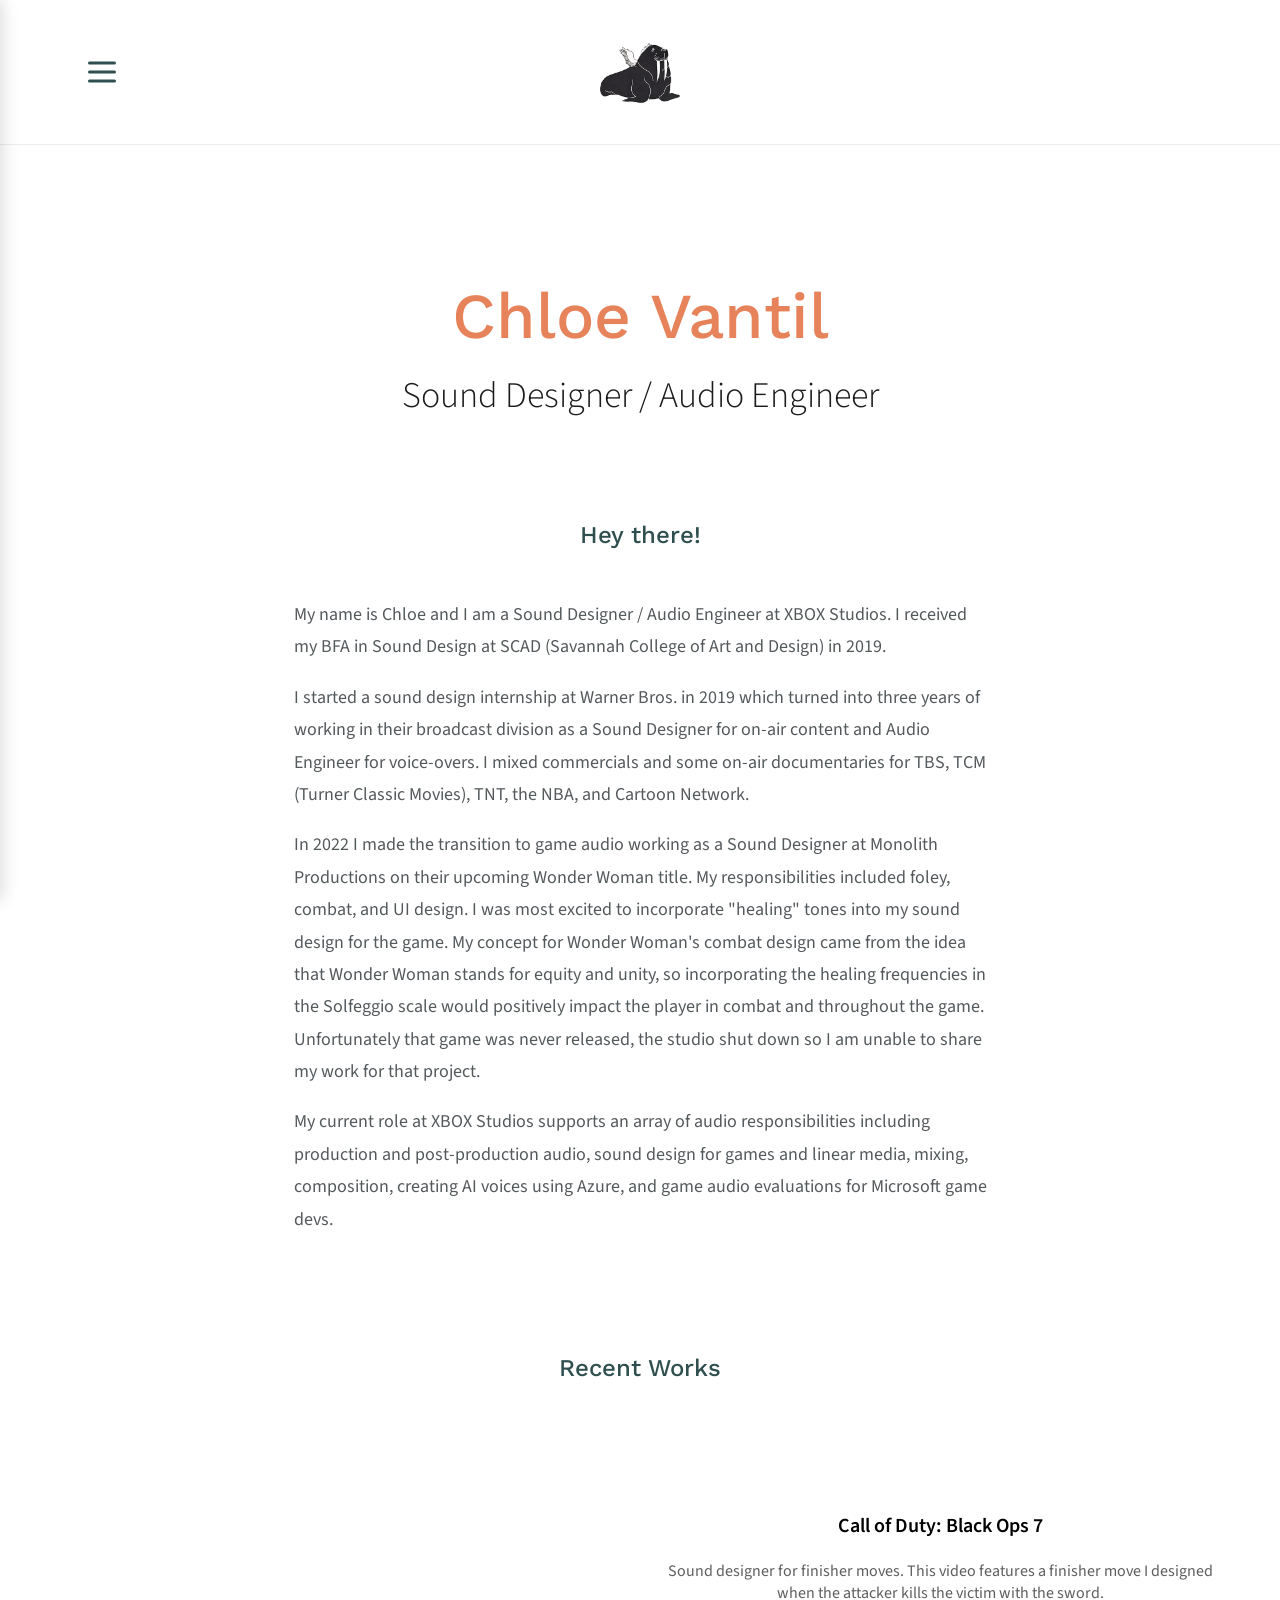
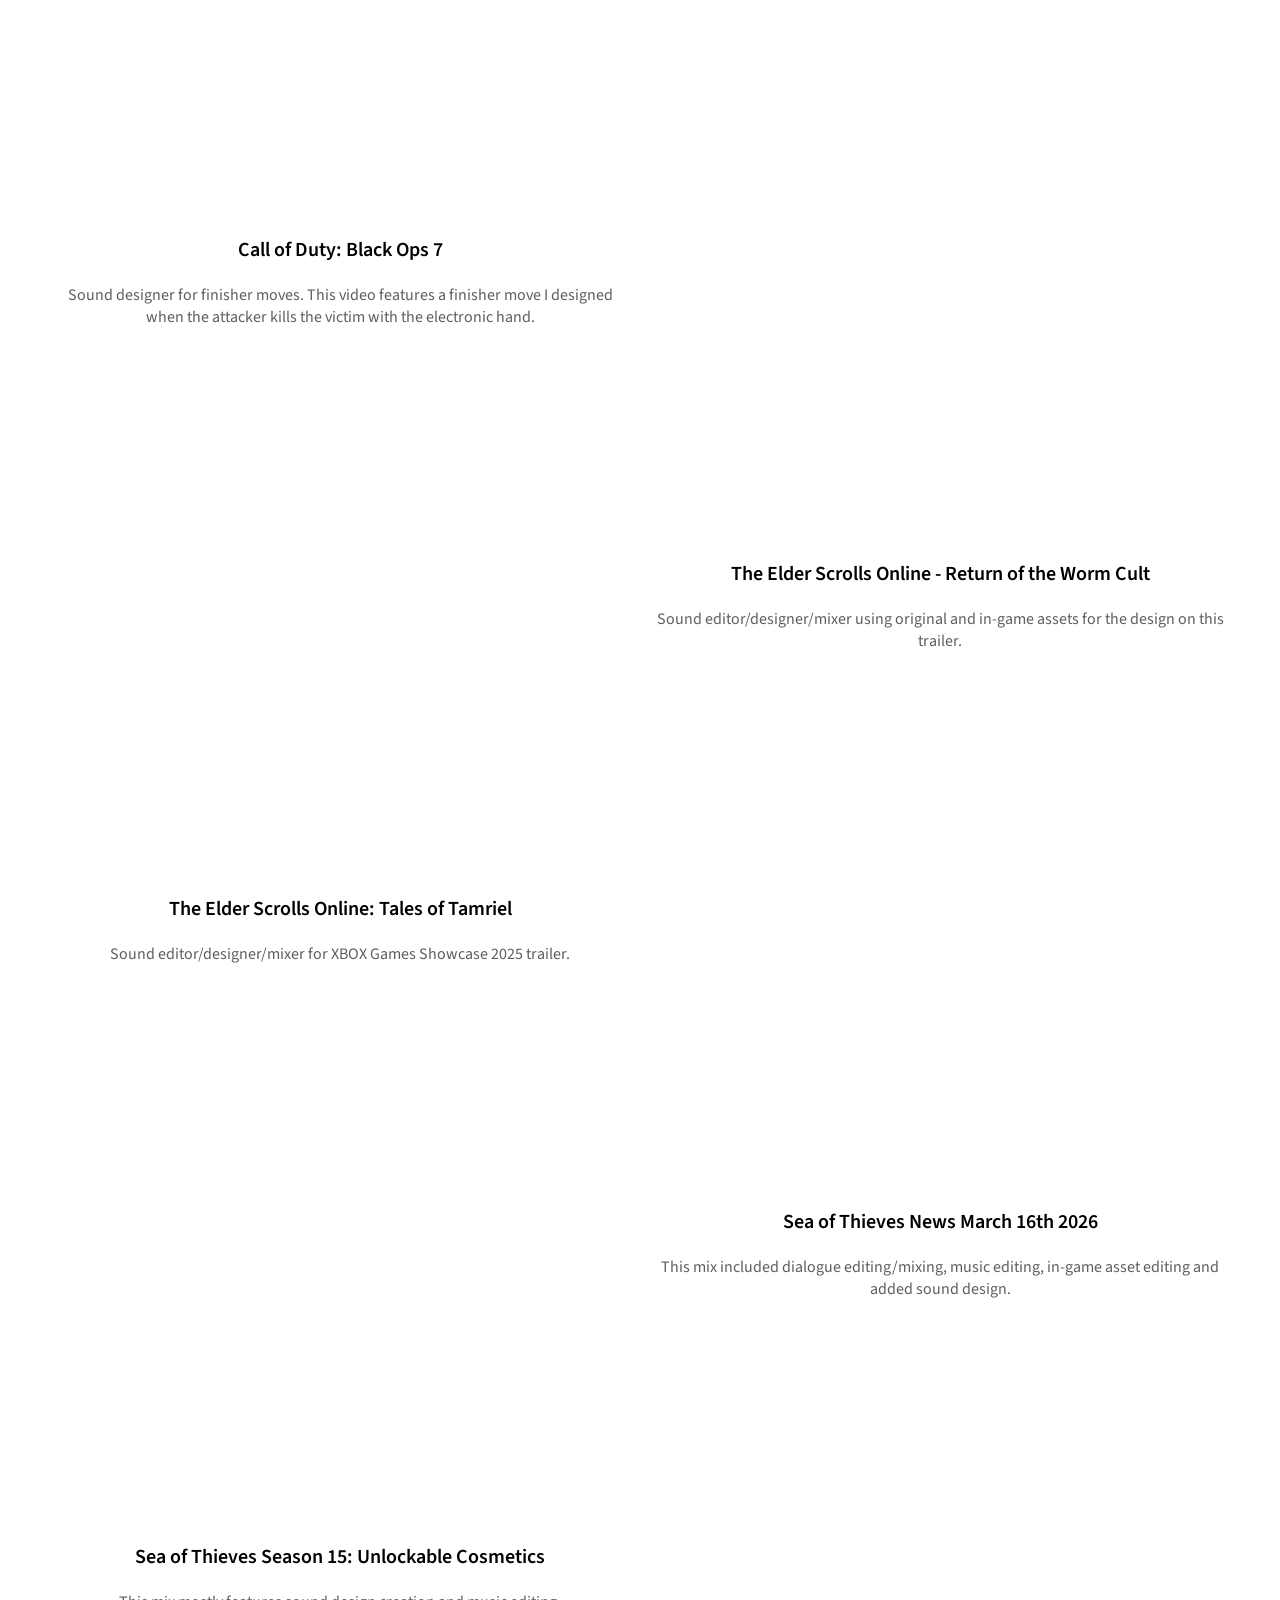
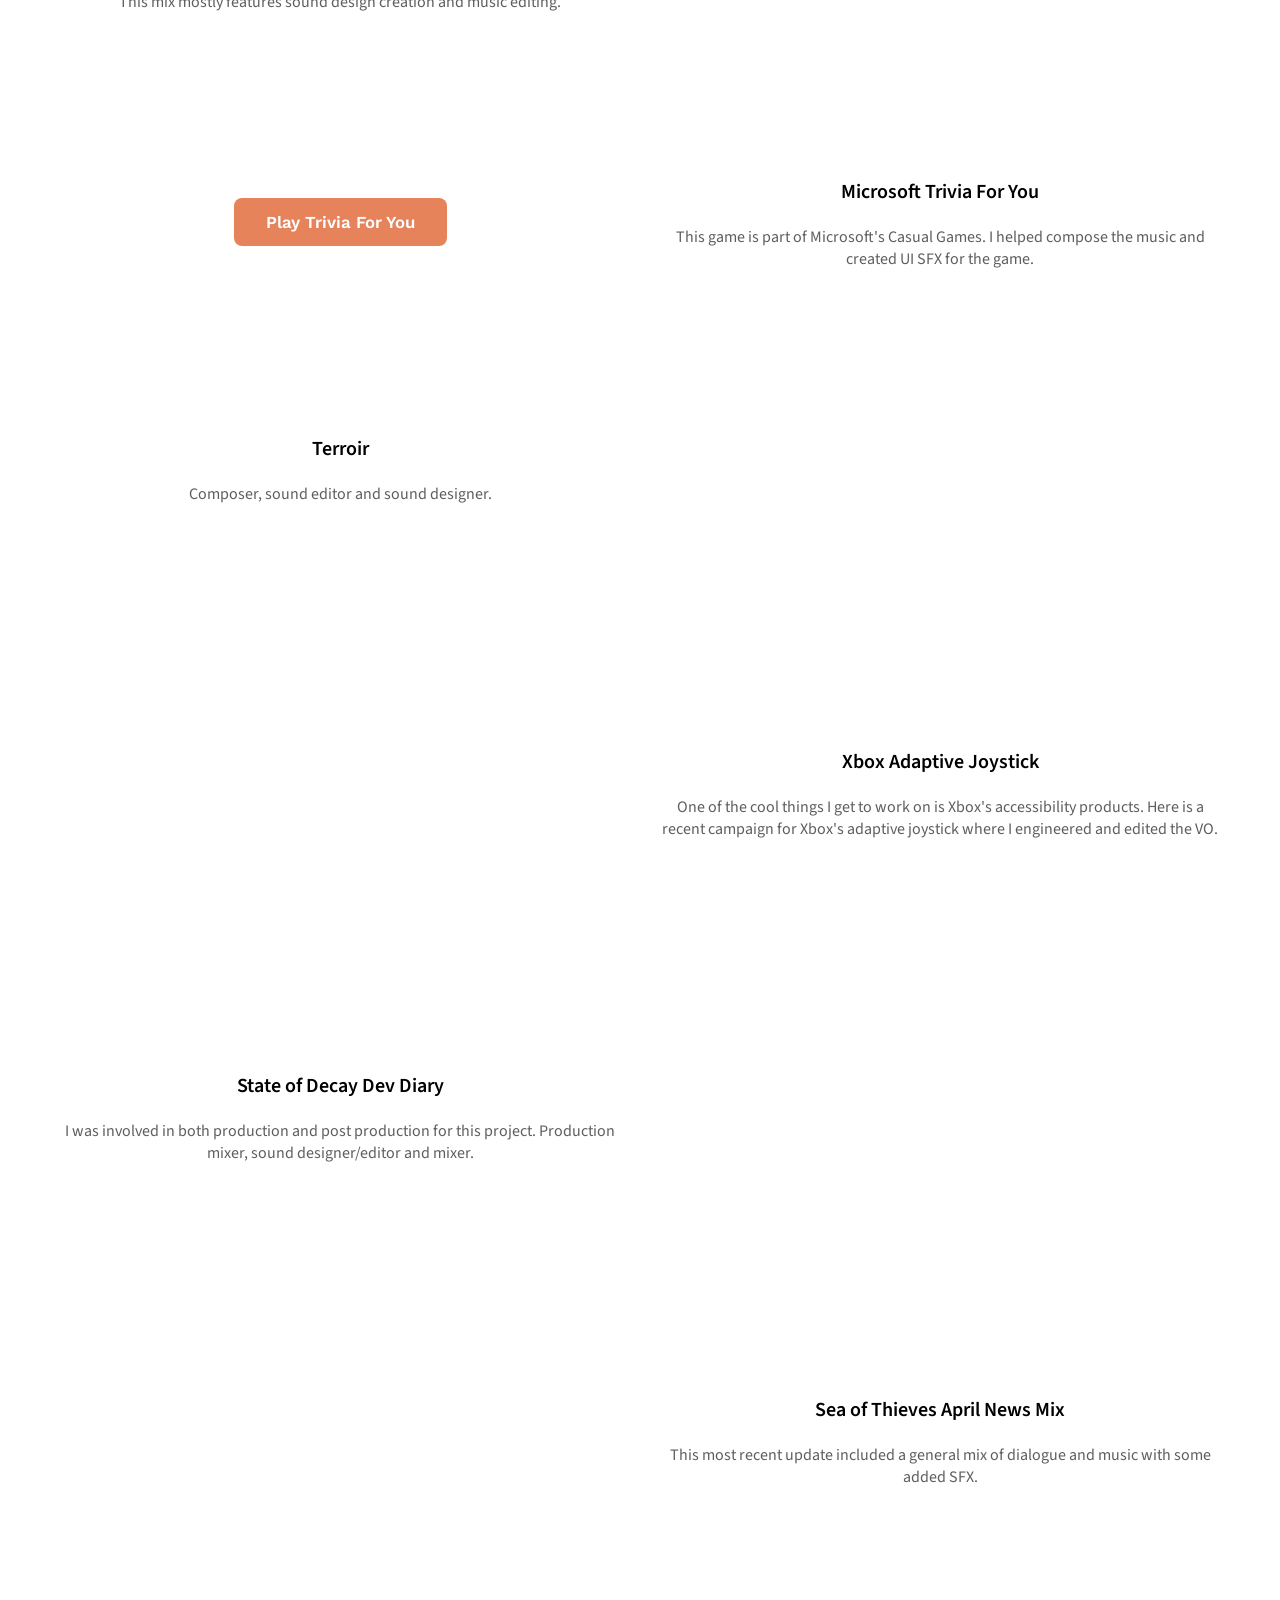
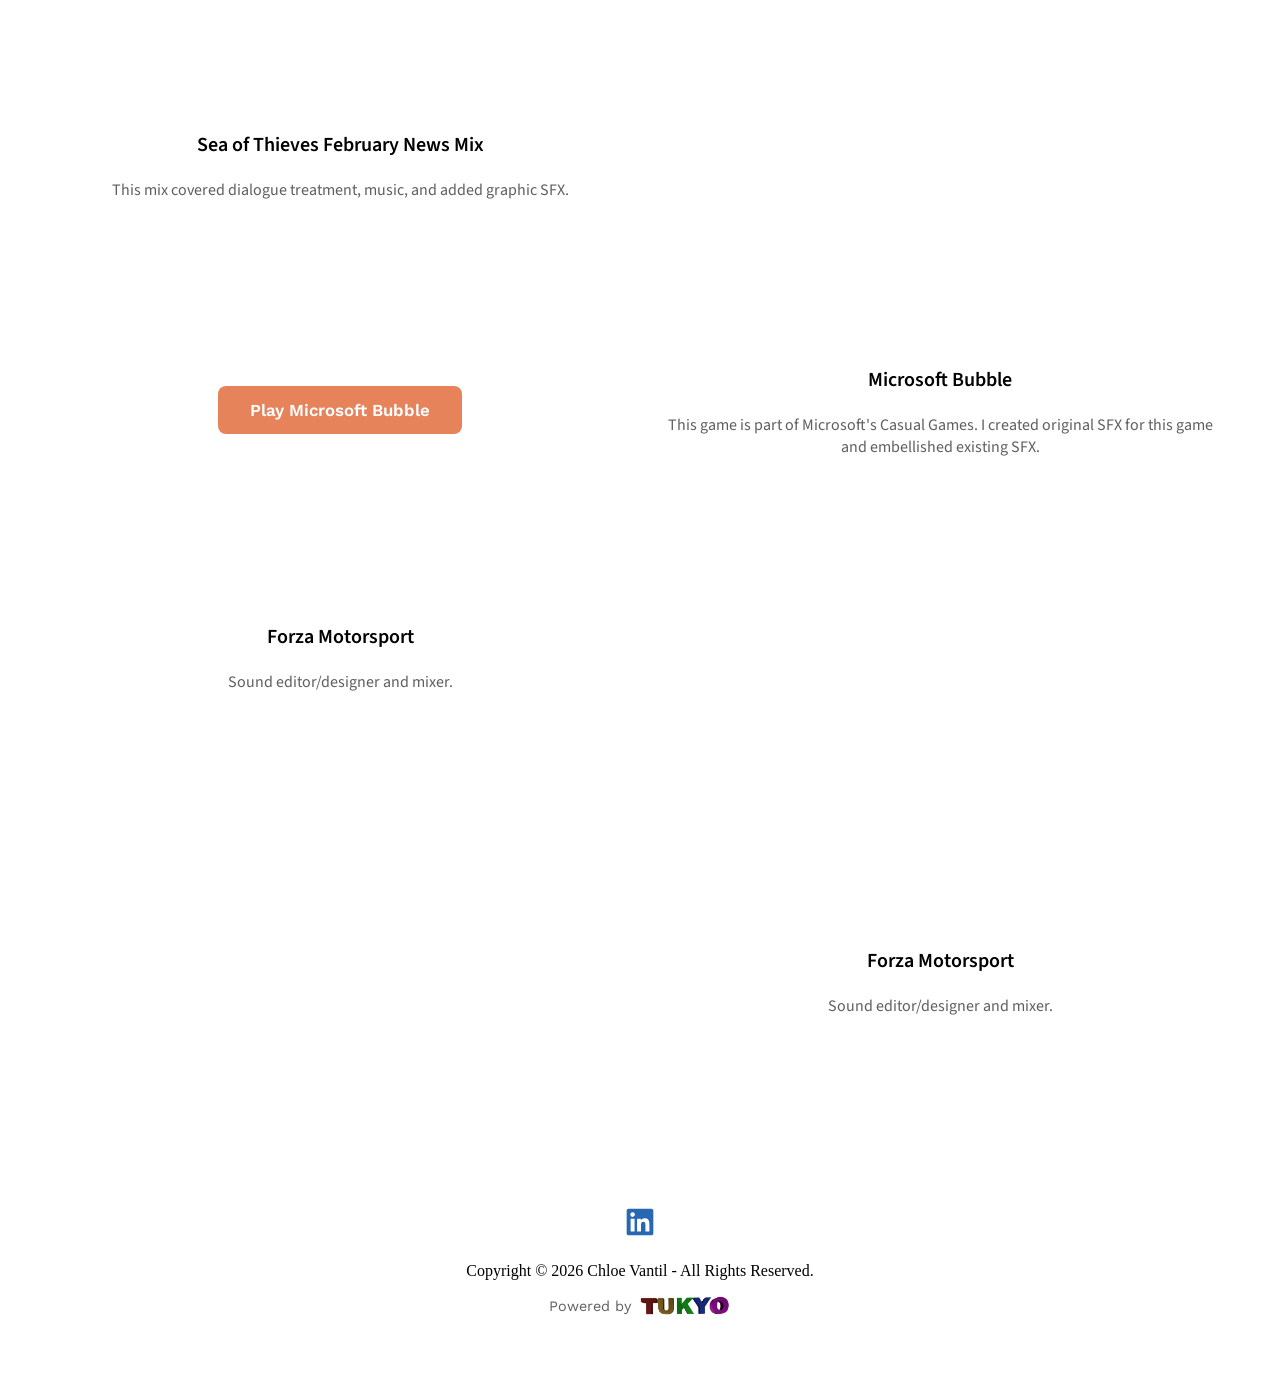
<file: index.html>
<!DOCTYPE html>
<html lang="en">

<head>
    <meta charset="UTF-8">
    <meta name="viewport" content="width=device-width, initial-scale=1.0">
    <meta name="description" content="Chloe Vantil — Sound Designer and Audio Engineer specializing in game audio, sound design, mixing, and composition.">
    <meta property="og:type" content="website">
    <meta property="og:site_name" content="Chloe Vantil">
    <meta property="og:title" content="Chloe Vantil — Sound Designer / Audio Engineer">
    <meta property="og:description" content="Sound Designer and Audio Engineer specializing in game audio, sound design, mixing, and composition.">
    <meta property="og:image" content="https://chloevantil.com/assets/img/Logo.png">
    <meta property="og:url" content="https://chloevantil.com/">
    <meta name="twitter:card" content="summary_large_image">
    <title>Chloe Vantil</title>
    <link rel="icon" type="image/png" sizes="32x32" href="assets/img/favicon-32x32.png">
    <link rel="icon" type="image/png" sizes="16x16" href="assets/img/favicon-16x16.png">
    <link rel="preconnect" href="https://fonts.googleapis.com">
    <link rel="preconnect" href="https://fonts.gstatic.com" crossorigin>
    <link
        href="https://fonts.googleapis.com/css2?family=Source+Sans+3:wght@200;300;400;500;600;700&family=Work+Sans:wght@100;200;300;400;500;600;700&display=swap"
        rel="stylesheet">
    <link rel="stylesheet" href="style.css">
</head>

<!-- I feel like your current demo reel should be on the homepage below the "Hey there!" section? -->

<body>
    <site-header></site-header>
    <site-sidebar></site-sidebar>

    <main>
        <section>
            <div id="hero_container" class="container">
                <div id="hero_content" class="center work_sans">
                    <h1>Chloe Vantil</h1>
                </div>
                <div id="subhero_content" class="center">
                    <p id="tagline">Sound Designer / Audio Engineer</p>
                </div>
            </div>
        </section>
        <section>
            <div id="intro_container" class="container">
                <div id="intro_title" class="center work_sans">
                    <h2>Hey there!</h2>
                </div>
                <div id="intro_content">
                    <p>
                        My name is Chloe and I am a Sound Designer / Audio Engineer at XBOX Studios. I received my BFA
                        in Sound Design at SCAD (Savannah College of Art and Design) in 2019.
                    </p>
                    <p>
                        I started a sound design internship at Warner Bros. in 2019 which turned into three years of
                        working in their broadcast division as a Sound Designer for on-air content and Audio Engineer
                        for voice-overs. I mixed commercials and some on-air documentaries for TBS, TCM (Turner Classic
                        Movies), TNT, the NBA, and Cartoon Network.
                    </p>
                    <p>
                        In 2022 I made the transition to game audio working as a Sound Designer at Monolith Productions
                        on their upcoming Wonder Woman title. My responsibilities included foley, combat, and UI design.
                        I was most excited to incorporate "healing" tones into my sound design for the game. My concept
                        for Wonder Woman's combat design came from the idea that Wonder Woman stands for equity and
                        unity, so incorporating the healing frequencies in the Solfeggio scale would positively impact
                        the player in combat and throughout the game. Unfortunately that game was never released, the
                        studio shut down so I am unable to share my work for that project.
                    </p>
                    <p>
                        My current role at XBOX Studios supports an array of audio responsibilities including production
                        and post-production audio, sound design for games and linear media, mixing, composition,
                        creating AI voices using Azure, and game audio evaluations for Microsoft game devs.
                    </p>
                </div>
            </div>
        </section>
        <section>
            <!-- Ask Chloe if she wants to group these by game/project. -->
            <div id="recent_works_container" class="container">
                <div id="recent_works_title" class="center">
                    <h2>Recent Works</h2>
                </div>
                <ul id="recent_works_content" class="works">
                    <!-- Template. Copy below to add new entry. -->
                    <!-- <li class="work">
                        <div class="work_video">
                            <div class="embed" data-yt="" data-title=""></div>
                        </div>
                        <div class="work_text">
                            <h3></h3>
                            <p></p>
                        </div>
                    </li> -->
                    <li class="work">
                        <div class="work_video">
                            <div class="embed" data-yt="2XwvD5wwngM" data-title="Call of Duty: Black Ops 7"></div>
                        </div>
                        <div class="work_text">
                            <h3>Call of Duty: Black Ops 7</h3>
                            <p>Sound designer for finisher moves. This video features a finisher move I designed when
                                the attacker kills the victim with the sword.</p>
                        </div>
                    </li>
                    <li class="work">
                        <div class="work_video">
                            <div class="embed" data-yt="HASVgp_AeBc" data-title="Call of Duty: Black Ops 7"></div>
                        </div>
                        <div class="work_text">
                            <h3>Call of Duty: Black Ops 7</h3>
                            <p>Sound designer for finisher moves. This video features a finisher move I designed when
                                the attacker kills the victim with the electronic hand.</p>
                        </div>
                    </li>
                    <li class="work">
                        <div class="work_video">
                            <div class="embed" data-yt="OOfYaCdkGTE"
                                data-title="The Elder Scrolls Online - Return of the Worm Cult"></div>
                        </div>
                        <div class="work_text">
                            <h3>The Elder Scrolls Online - Return of the Worm Cult</h3>
                            <p>Sound editor/designer/mixer using original and in-game assets for the design on this
                                trailer.</p>
                        </div>
                    </li>
                    <li class="work">
                        <div class="work_video">
                            <div class="embed" data-yt="Ys-81gG-wmA"
                                data-title="The Elder Scrolls Online: Tales of Tamriel"></div>
                        </div>
                        <div class="work_text">
                            <h3>The Elder Scrolls Online: Tales of Tamriel</h3>
                            <p>Sound editor/designer/mixer for XBOX Games Showcase 2025 trailer.</p>
                        </div>
                    </li>
                    <li class="work">
                        <div class="work_video">
                            <div class="embed" data-yt="VPcjqnPnuSM" data-title="Sea of Thieves News March 16th 2026">
                            </div>
                        </div>
                        <div class="work_text">
                            <h3>Sea of Thieves News March 16th 2026</h3>
                            <p>This mix included dialogue editing/mixing, music editing, in-game asset editing and added
                                sound design.</p>
                        </div>
                    </li>
                    <li class="work">
                        <div class="work_video">
                            <div class="embed" data-yt="AARE4dMNXzU"
                                data-title="Sea of Thieves Season 15: Unlockable Cosmetics">
                            </div>
                        </div>
                        <div class="work_text">
                            <h3>Sea of Thieves Season 15: Unlockable Cosmetics</h3>
                            <p>This mix mostly features sound design creation and music editing.</p>
                        </div>
                    </li>
                    <li class="work">
                        <div class="work_button">
                            <a class="work_button" href="https://zone.msn.com/en/games/trivia-for-you#/home"
                                target="_blank" rel="noopener">Play Trivia For You</a>
                        </div>
                        <div class="work_text">
                            <h3>Microsoft Trivia For You</h3>
                            <p>This game is part of Microsoft's Casual Games. I helped compose the music and created UI
                                SFX for the game.</p>
                        </div>
                    </li>
                    <li class="work">
                        <div class="work_video">
                            <div class="embed" data-yt="TwlZUCui-I4" data-title="Terroir"></div>
                        </div>
                        <div class="work_text">
                            <h3>Terroir</h3>
                            <p>Composer, sound editor and sound designer.</p>
                        </div>
                    </li>
                    <!-- Ask Chloe if it is okay to just direct to the youtube video instead
                        of the original adaptive joystick page.

                        Original design was a button, with link: https://www.xbox.com/en-US/accessories/controllers/xbox-adaptive-joystick
                        Original Description: One of the cool things I get to work on is Xbox's accessibility products. Here is a
                                recent campaign for Xbox's adaptive joystick where I engineered and edited the VO. To
                                view, click below - once directed to the Xbox website, scroll down to view video
                                'Getting Started with the Xbox Adaptive Joystick. I know that's a lot of direction, can
                                only do so much with GoDaddy.com!!

                        New version just has link to that video on Youtube, unsure if she did audio for the other videos on that page.
                     -->
                    <li class="work">
                        <div class="work_video">
                            <div class="embed" data-yt="tPtVsZ-ix9s" data-title="Xbox Adaptive Joystick"></div>
                        </div>
                        <div class="work_text">
                            <h3>Xbox Adaptive Joystick</h3>
                            <p>One of the cool things I get to work on is Xbox's accessibility products. Here is a
                                recent campaign for Xbox's adaptive joystick where I engineered and edited the VO.</p>
                        </div>
                    </li>
                    <li class="work">
                        <div class="work_video">
                            <div class="embed" data-yt="20f1BlwpURM" data-title="State of Decay Dev Diary"></div>
                        </div>
                        <div class="work_text">
                            <h3>State of Decay Dev Diary</h3>
                            <p>I was involved in both production and post production for this project. Production mixer,
                                sound designer/editor and mixer.</p>
                        </div>
                    </li>
                    <li class="work">
                        <div class="work_video">
                            <div class="embed" data-yt="mcqKBmiVm10" data-title="Sea of Thieves April News Mix"></div>
                        </div>
                        <div class="work_text">
                            <h3>Sea of Thieves April News Mix</h3>
                            <p>This most recent update included a general mix of dialogue and music with some
                                added SFX.
                            </p>
                        </div>
                    </li>
                    <li class="work">
                        <div class="work_video">
                            <div class="embed" data-yt="C0tXNYUwwQI" data-title="Sea of Thieves February News Mix">
                            </div>
                        </div>
                        <div class="work_text">
                            <h3>Sea of Thieves February News Mix</h3>
                            <p>This mix covered dialogue treatment, music, and added graphic SFX.</p>
                        </div>
                    </li>
                    <li class="work">
                        <div class="work_button">
                            <a class="work_button" href="https://testing.arkadium.com/gameexamples/msft-bubble-shooter/"
                                target="_blank" rel="noopener">Play Microsoft Bubble</a>
                        </div>
                        <div class="work_text">
                            <h3>Microsoft Bubble</h3>
                            <p>This game is part of Microsoft's Casual Games. I created original SFX for this game and
                                embellished existing SFX.</p>
                        </div>
                    </li>
                    <li class="work">
                        <div class="work_video">
                            <div class="embed" data-yt="dH2KCWpKiU0" data-title="Forza Motorsport"></div>
                        </div>
                        <div class="work_text">
                            <h3>Forza Motorsport</h3>
                            <p>Sound editor/designer and mixer.</p>
                        </div>
                    </li>
                    <li class="work">
                        <div class="work_video">
                            <div class="embed" data-yt="KZNPBdPlJKU" data-title="Forza Motorsport"></div>
                        </div>
                        <div class="work_text">
                            <h3>Forza Motorsport</h3>
                            <p>Sound editor/designer and mixer.</p>
                        </div>
                    </li>
                </ul>
            </div>
        </section>
        <site-footer></site-footer>
    </main>

    <script src="scripts/header.js" defer></script>
    <script src="scripts/footer.js" defer></script>
    <script src="scripts/sidebar.js" defer></script>
    <script src="scripts/embed.js" defer></script>
</body>

</html>
</file>
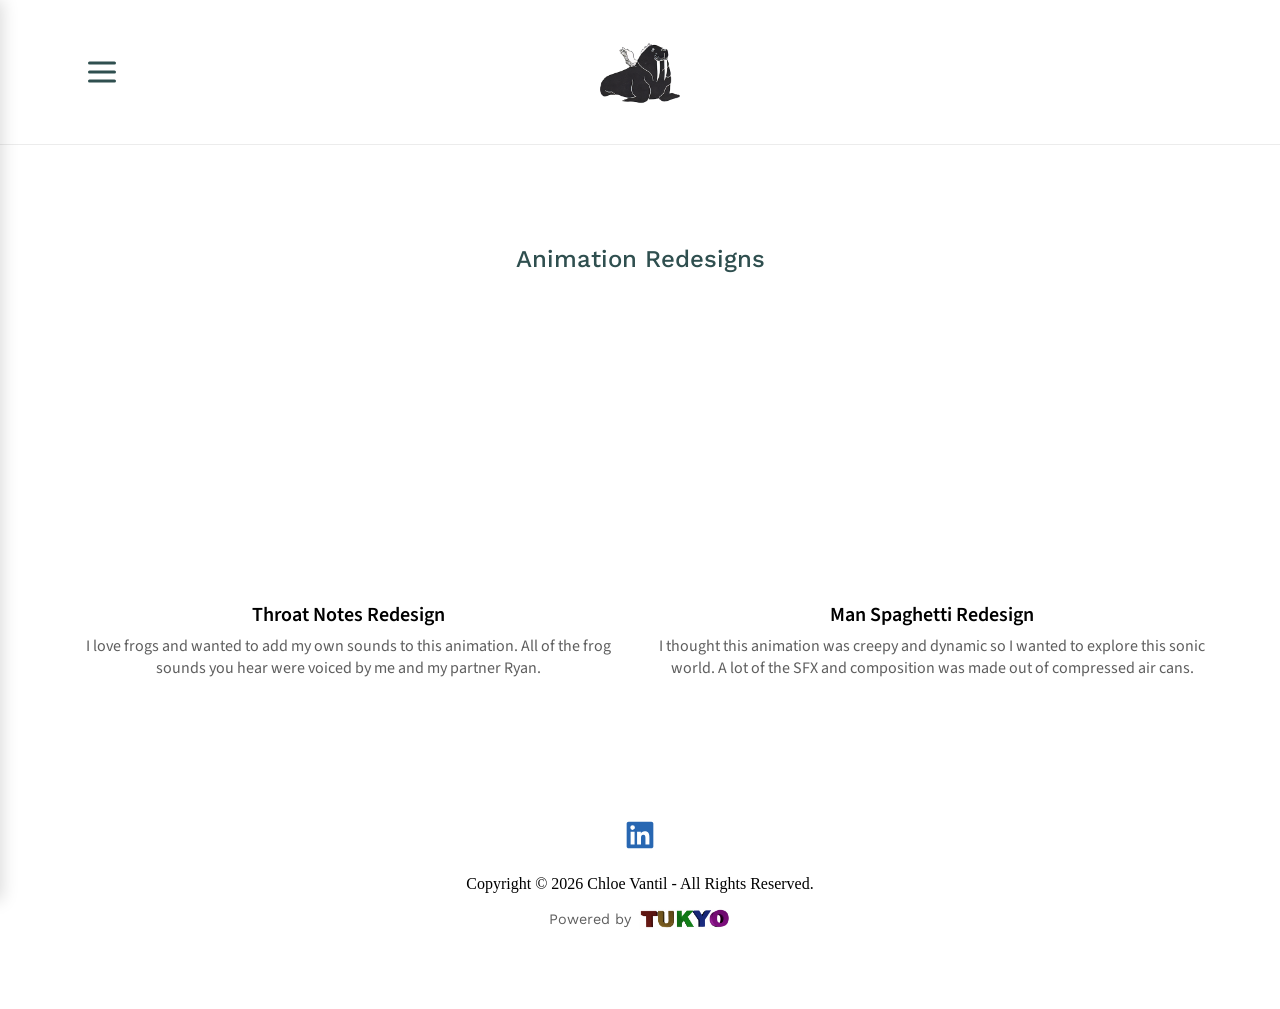
<file: animation-redesigns.html>
<!DOCTYPE html>
<html lang="en">

<head>
    <meta charset="UTF-8">
    <meta name="viewport" content="width=device-width, initial-scale=1.0">
    <meta name="description" content="Animation sound redesigns by Chloe Vantil.">
    <meta property="og:type" content="website">
    <meta property="og:site_name" content="Chloe Vantil">
    <meta property="og:title" content="Animation Redesigns — Chloe Vantil">
    <meta property="og:description" content="Animation sound redesigns by Chloe Vantil.">
    <meta property="og:image" content="https://chloevantil.com/assets/img/Logo.png">
    <meta property="og:url" content="https://chloevantil.com/animation-redesigns.html">
    <meta name="twitter:card" content="summary_large_image">
    <title>Chloe Vantil | Animation Sound ReDesigns</title>
    <link rel="icon" type="image/png" sizes="32x32" href="assets/img/favicon-32x32.png">
    <link rel="icon" type="image/png" sizes="16x16" href="assets/img/favicon-16x16.png">
    <link rel="preconnect" href="https://fonts.googleapis.com">
    <link rel="preconnect" href="https://fonts.gstatic.com" crossorigin>
    <link
        href="https://fonts.googleapis.com/css2?family=Source+Sans+3:wght@200;300;400;500;600;700&family=Work+Sans:wght@100;200;300;400;500;600;700&display=swap"
        rel="stylesheet">
    <link rel="stylesheet" href="style.css">
</head>

<body>
    <site-header></site-header>
    <site-sidebar></site-sidebar>

    <main>
        <section>
            <div id="animation_redesigns_container" class="container">
                <h2 class="center">Animation Redesigns</h2>
                <div class="container row">
                    <div class="reel_column">
                        <div class="fullsize_video">
                            <div class="embed" data-yt="XpOukVVMxCc" data-title="Throat Notes Redesign"></div>
                        </div>
                        <div class="fullsize_text">
                            <h3>Throat Notes Redesign</h3>
                            <p>I love frogs and wanted to add my own sounds to this animation. All of the frog sounds
                                you
                                hear were voiced by me and my partner Ryan.</p>
                        </div>
                    </div>
                    <div class="reel_column">
                        <div class="fullsize_video">
                            <div class="embed" data-yt="J2rZ7AoiaU4" data-title="Man Spaghetti Redesign"></div>
                        </div>
                        <div class="fullsize_text">
                            <h3>Man Spaghetti Redesign</h3>
                            <p>I thought this animation was creepy and dynamic so I wanted to explore this sonic world.
                                A
                                lot of the SFX and composition was made out of compressed air cans.</p>
                        </div>
                    </div>
                </div>
            </div>
        </section>
        <site-footer></site-footer>
    </main>

    <script src="scripts/header.js" defer></script>
    <script src="scripts/footer.js" defer></script>
    <script src="scripts/sidebar.js" defer></script>
    <script src="scripts/embed.js" defer></script>
</body>

</html>
</file>
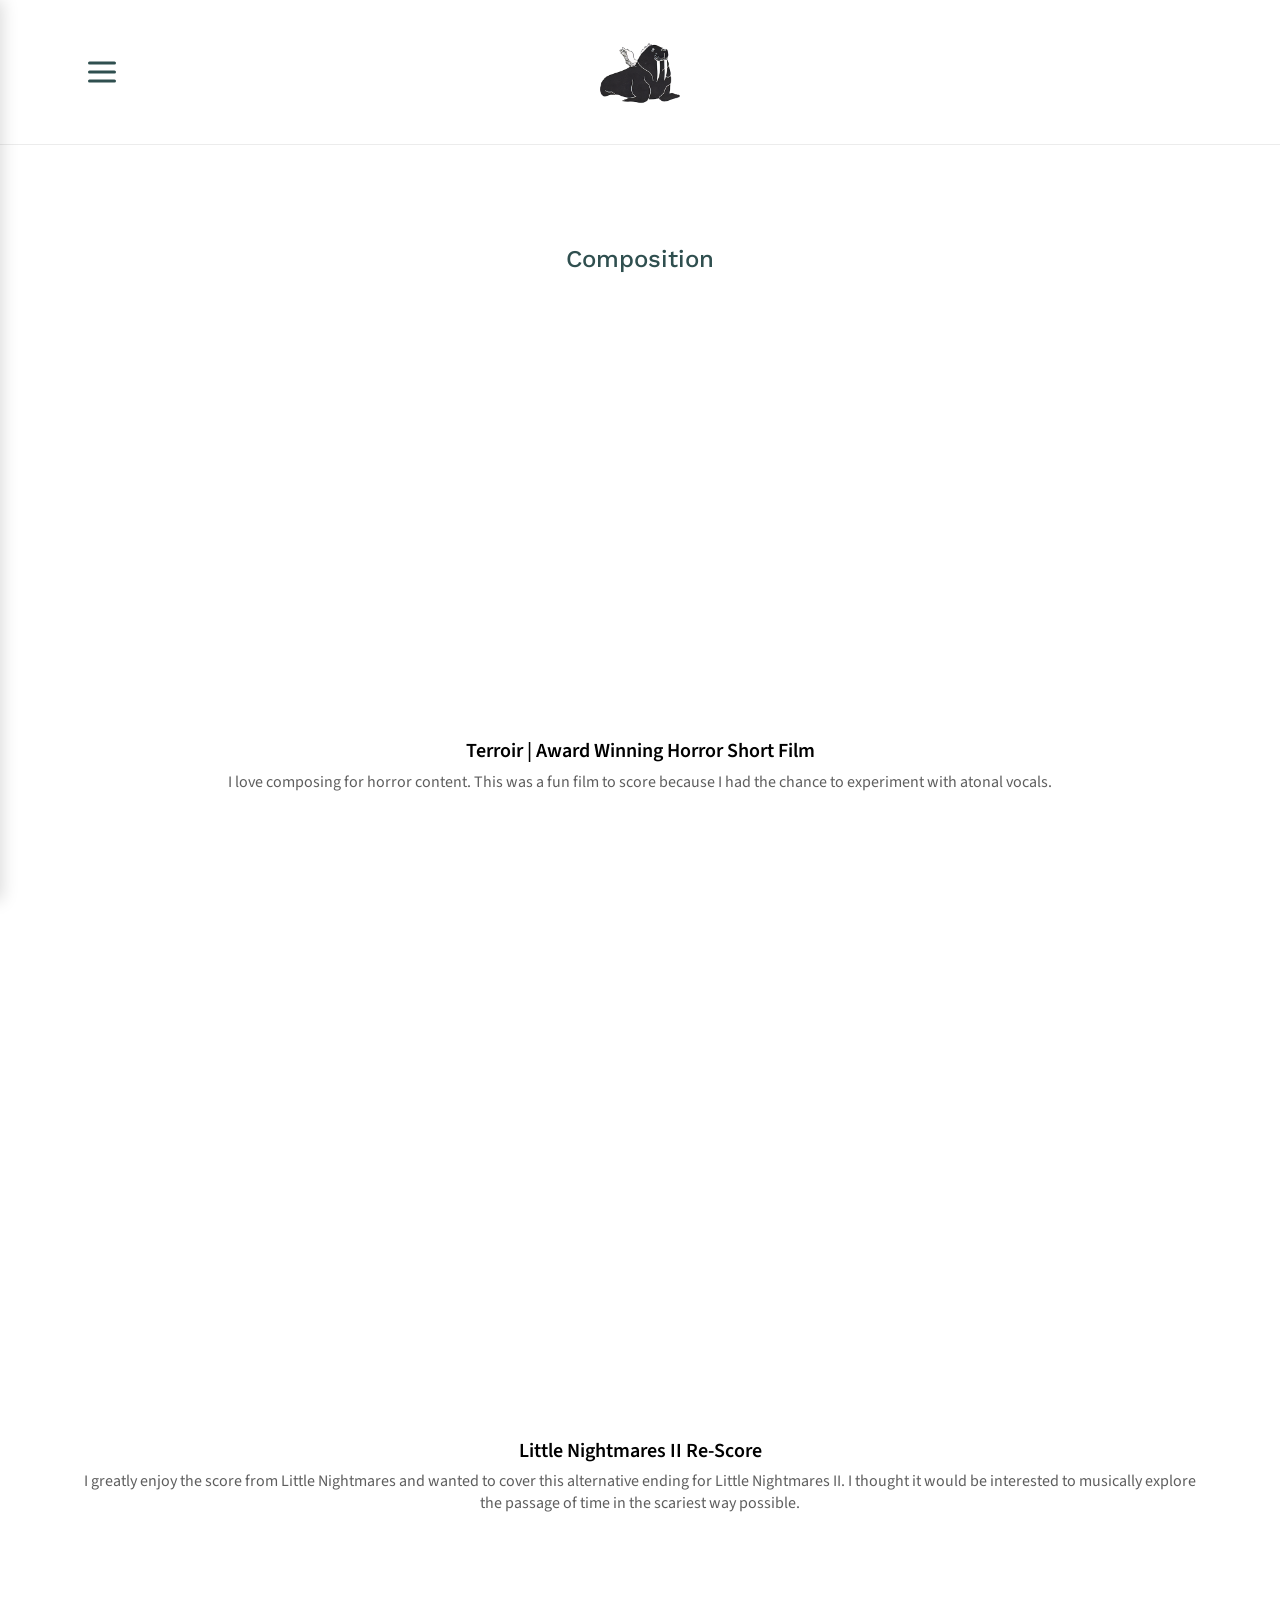
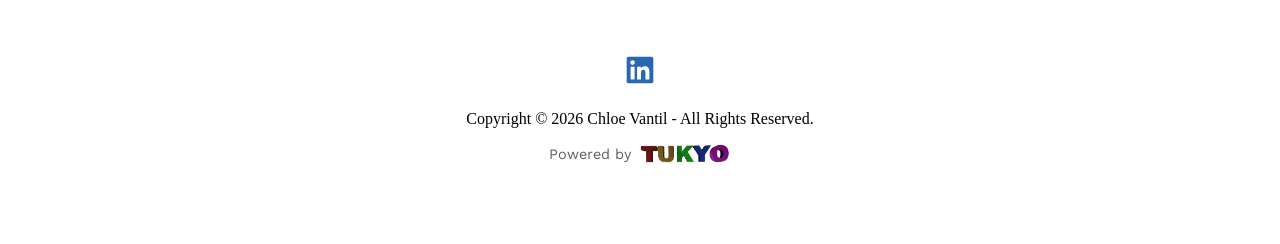
<file: composition.html>
<!DOCTYPE html>
<html lang="en">

<head>
    <meta charset="UTF-8">
    <meta name="viewport" content="width=device-width, initial-scale=1.0">
    <meta name="description" content="Horror film scoring and composition by Chloe Vantil.">
    <meta property="og:type" content="website">
    <meta property="og:site_name" content="Chloe Vantil">
    <meta property="og:title" content="Composition — Chloe Vantil">
    <meta property="og:description" content="Horror film scoring and composition by Chloe Vantil.">
    <meta property="og:image" content="https://chloevantil.com/assets/img/Logo.png">
    <meta property="og:url" content="https://chloevantil.com/composition.html">
    <meta name="twitter:card" content="summary_large_image">
    <title>Chloe Vantil | Horror Film Composition</title>
    <link rel="icon" type="image/png" sizes="32x32" href="assets/img/favicon-32x32.png">
    <link rel="icon" type="image/png" sizes="16x16" href="assets/img/favicon-16x16.png">
    <link rel="preconnect" href="https://fonts.googleapis.com">
    <link rel="preconnect" href="https://fonts.gstatic.com" crossorigin>
    <link
        href="https://fonts.googleapis.com/css2?family=Source+Sans+3:wght@200;300;400;500;600;700&family=Work+Sans:wght@100;200;300;400;500;600;700&display=swap"
        rel="stylesheet">
    <link rel="stylesheet" href="style.css">
</head>

<body>
    <site-header></site-header>
    <site-sidebar></site-sidebar>

    <main>
        <section>
            <div id="composition_container" class="container">
                <h2 class="center">Composition</h2>
                <div class="container center">
                    <div class="fullsize_video">
                        <div class="embed" data-yt="TwlZUCui-I4" data-title="Terroir"></div>
                    </div>
                    <div class="fullsize_text">
                        <h3>Terroir | Award Winning Horror Short Film</h3>
                        <p>I love composing for horror content. This was a fun film to score because I had the chance to
                            experiment with atonal vocals.
                        </p>
                    </div>
                </div>
                <div class="container center">
                    <div class="fullsize_video">
                        <div class="embed" data-yt="yRlevk7lPEw" data-title="Little Nightmares II Re-Score">
                        </div>
                    </div>
                    <div class="fullsize_text">
                        <h3>Little Nightmares II Re-Score</h3>
                        <p>I greatly enjoy the score from Little Nightmares and wanted to cover this alternative ending
                            for Little Nightmares II. I thought it would be interested to musically explore the passage
                            of time in the scariest way possible.
                        </p>
                    </div>
                </div>
            </div>
        </section>
        <site-footer></site-footer>
    </main>

    <script src="scripts/header.js" defer></script>
    <script src="scripts/footer.js" defer></script>
    <script src="scripts/sidebar.js" defer></script>
    <script src="scripts/embed.js" defer></script>
</body>

</html>
</file>
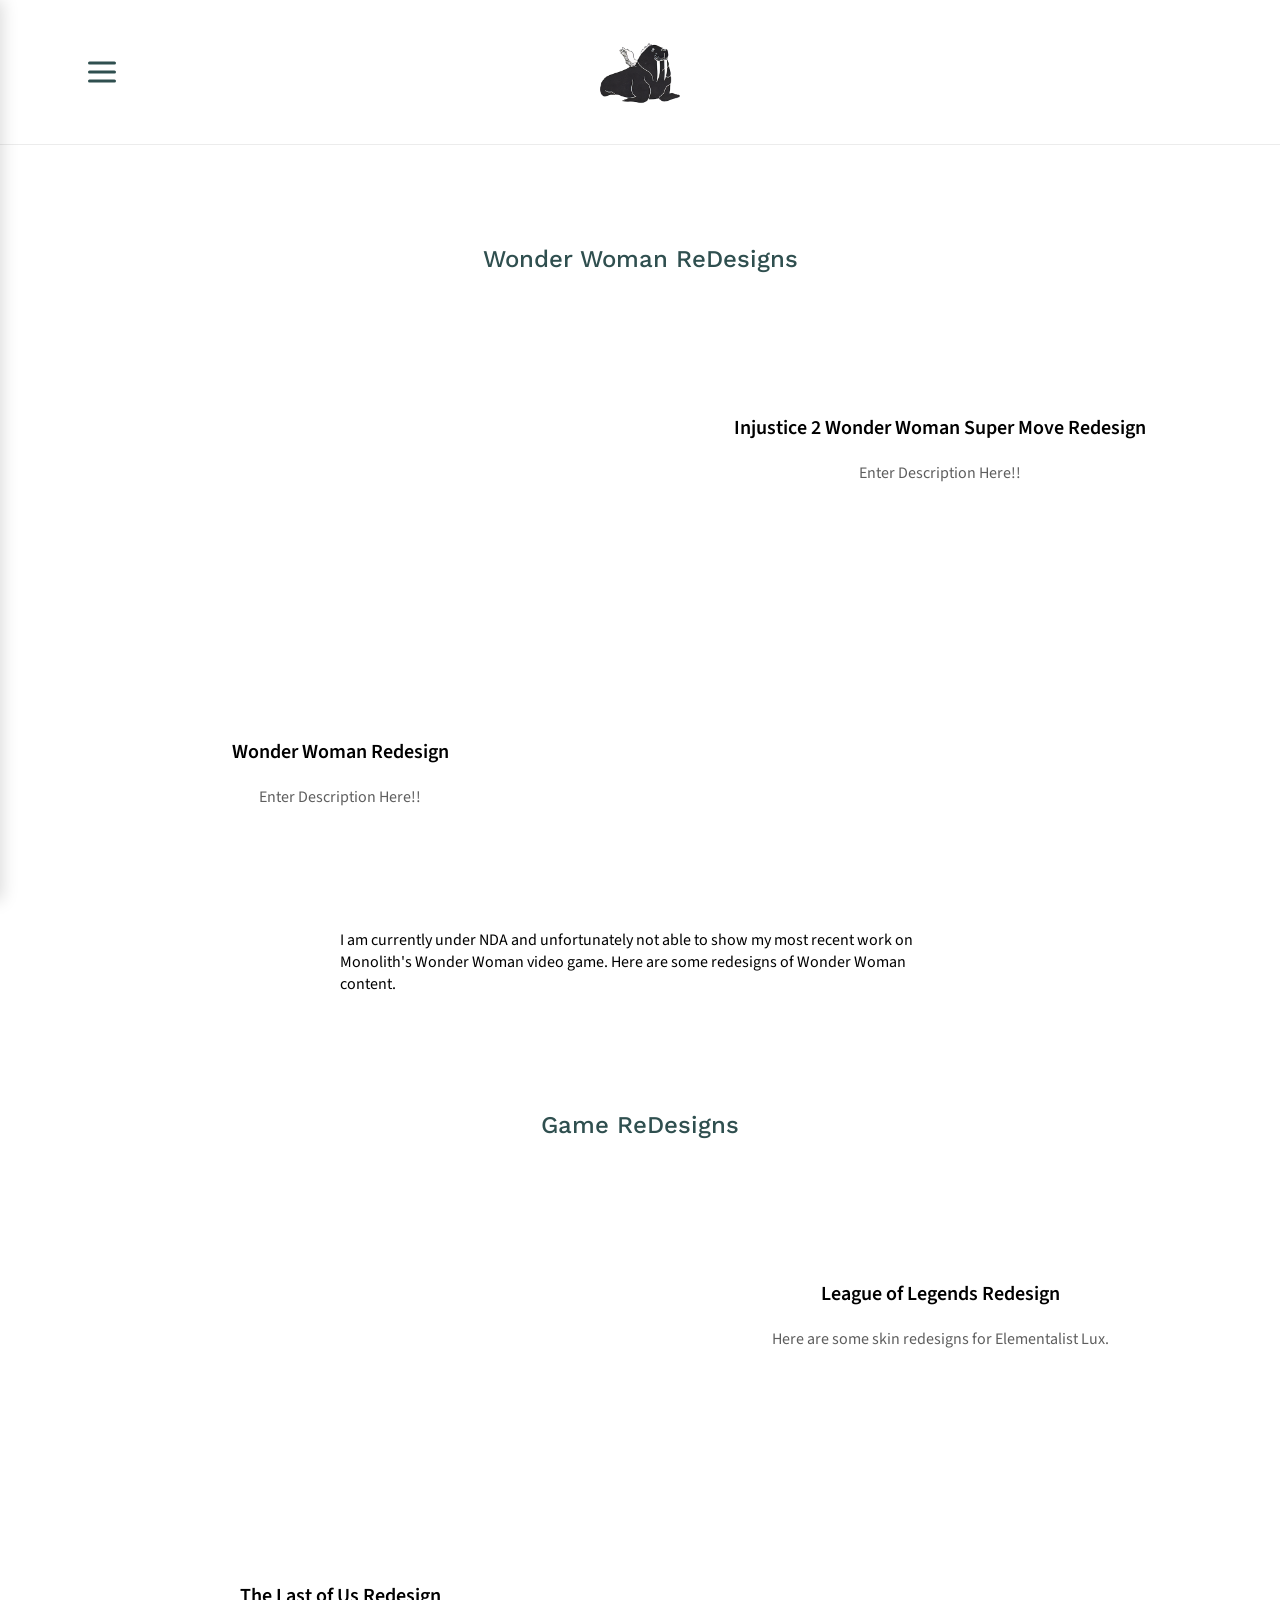
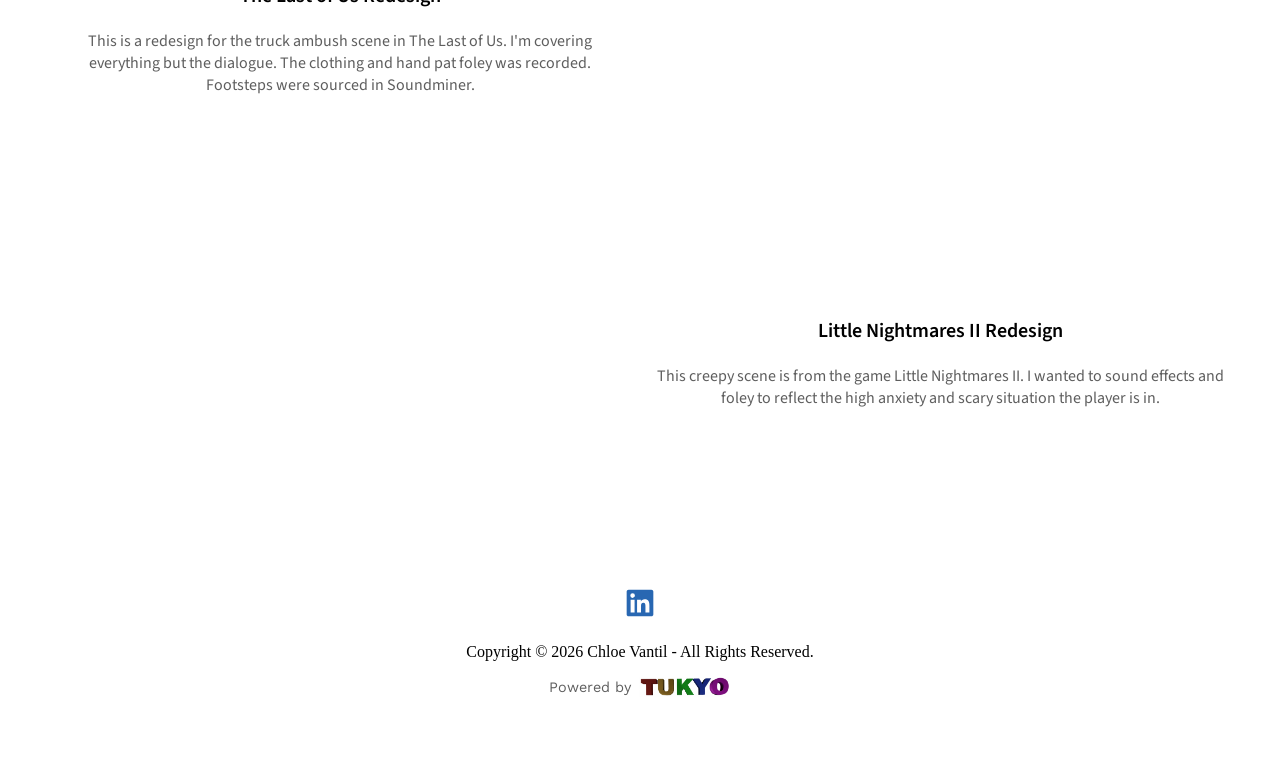
<file: game-audio.html>
<!DOCTYPE html>
<html lang="en">

<head>
    <meta charset="UTF-8">
    <meta name="viewport" content="width=device-width, initial-scale=1.0">
    <meta name="description" content="Game audio and sound redesigns by Chloe Vantil.">
    <meta property="og:type" content="website">
    <meta property="og:site_name" content="Chloe Vantil">
    <meta property="og:title" content="Game Audio — Chloe Vantil">
    <meta property="og:description" content="Game audio and sound redesigns by Chloe Vantil.">
    <meta property="og:image" content="https://chloevantil.com/assets/img/Logo.png">
    <meta property="og:url" content="https://chloevantil.com/game-audio.html">
    <meta name="twitter:card" content="summary_large_image">
    <title>Chloe Vantil | Game Audio ReDesigns</title>
    <link rel="icon" type="image/png" sizes="32x32" href="assets/img/favicon-32x32.png">
    <link rel="icon" type="image/png" sizes="16x16" href="assets/img/favicon-16x16.png">
    <link rel="preconnect" href="https://fonts.googleapis.com">
    <link rel="preconnect" href="https://fonts.gstatic.com" crossorigin>
    <link
        href="https://fonts.googleapis.com/css2?family=Source+Sans+3:wght@200;300;400;500;600;700&family=Work+Sans:wght@100;200;300;400;500;600;700&display=swap"
        rel="stylesheet">
    <link rel="stylesheet" href="style.css">
</head>

<body>
    <site-header></site-header>
    <site-sidebar></site-sidebar>

    <main>
        <section>
            <div id="wonder_woman_redesigns_container" class="container">
                <h2 class="center">Wonder Woman ReDesigns</h2>
                <ul id="wonder_woman_redesigns_content" class="works">
                    <li class="work">
                        <div class="work_video">
                            <div class="embed" data-yt="2ulsYMVm-08"
                                data-title="Injustice 2 Wonder Woman Super Move Redesign"></div>
                        </div>
                        <div class="work_text">
                            <h3>Injustice 2 Wonder Woman Super Move Redesign</h3>
                            <p>Enter Description Here!!</p>
                        </div>
                    </li>
                    <li class="work">
                        <div class="work_video">
                            <div class="embed" data-yt="CAYwt5J6xWg" data-title="Wonder Woman Redesign"></div>
                        </div>
                        <div class="work_text">
                            <h3>Wonder Woman Redesign</h3>
                            <p>Enter Description Here!!</p>
                        </div>
                    </li>
                </ul>
                <p>I am currently under NDA and unfortunately not able to show my most recent work on Monolith's Wonder
                    Woman video game. Here are some redesigns of Wonder Woman content. </p>
            </div>
        </section>
        <section>
            <div id="game_redesigns_container" class="container">
                <h2>Game ReDesigns</h2>
                <ul id="game_redesigns_content" class="works">
                    <li class="work">
                        <div class="work_video">
                            <div class="embed" data-yt="5xHSGPWQgL4" data-title="League of Legends Redesign"></div>
                        </div>
                        <div class="work_text">
                            <h3>League of Legends Redesign</h3>
                            <p>Here are some skin redesigns for Elementalist Lux.</p>
                        </div>
                    </li>
                    <li class="work">
                        <div class="work_video">
                            <div class="embed" data-yt="OKQlg7KVOfA" data-title="The Last of Us Redesign"></div>
                        </div>
                        <div class="work_text">
                            <h3>The Last of Us Redesign</h3>
                            <p>This is a redesign for the truck ambush scene in The Last of Us. I'm covering everything
                                but
                                the dialogue. The clothing and hand pat foley was recorded. Footsteps were sourced in
                                Soundminer.</p>
                        </div>
                    </li>
                    <li class="work">
                        <div class="work_video">
                            <div class="embed" data-yt="5byrGetMYxk" data-title="Little Nightmares II Redesign"></div>
                        </div>
                        <div class="work_text">
                            <h3>Little Nightmares II Redesign</h3>
                            <p>This creepy scene is from the game Little Nightmares II. I wanted to sound effects and
                                foley
                                to reflect the high anxiety and scary situation the player is in.</p>
                        </div>
                    </li>
                </ul>
            </div>
        </section>
        <site-footer></site-footer>
    </main>

    <script src="scripts/header.js" defer></script>
    <script src="scripts/footer.js" defer></script>
    <script src="scripts/sidebar.js" defer></script>
    <script src="scripts/embed.js" defer></script>
</body>

</html>
</file>
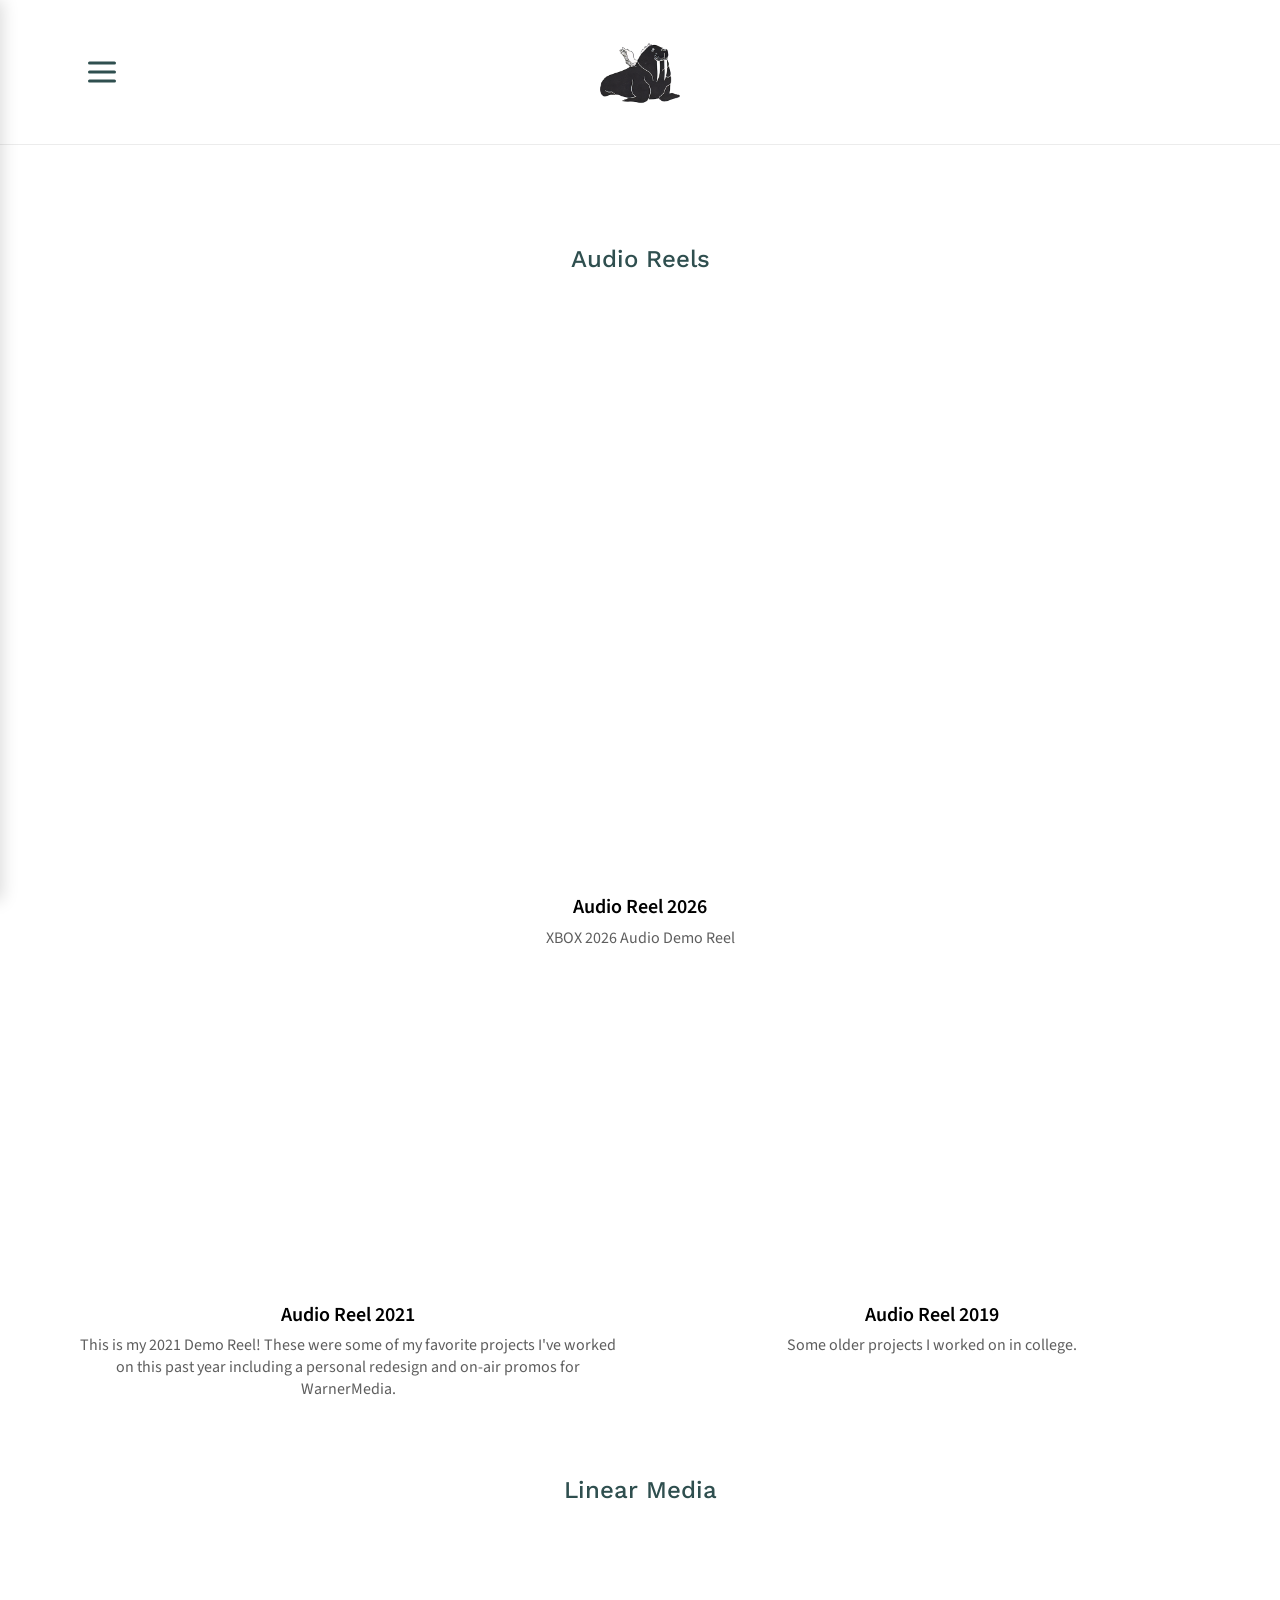
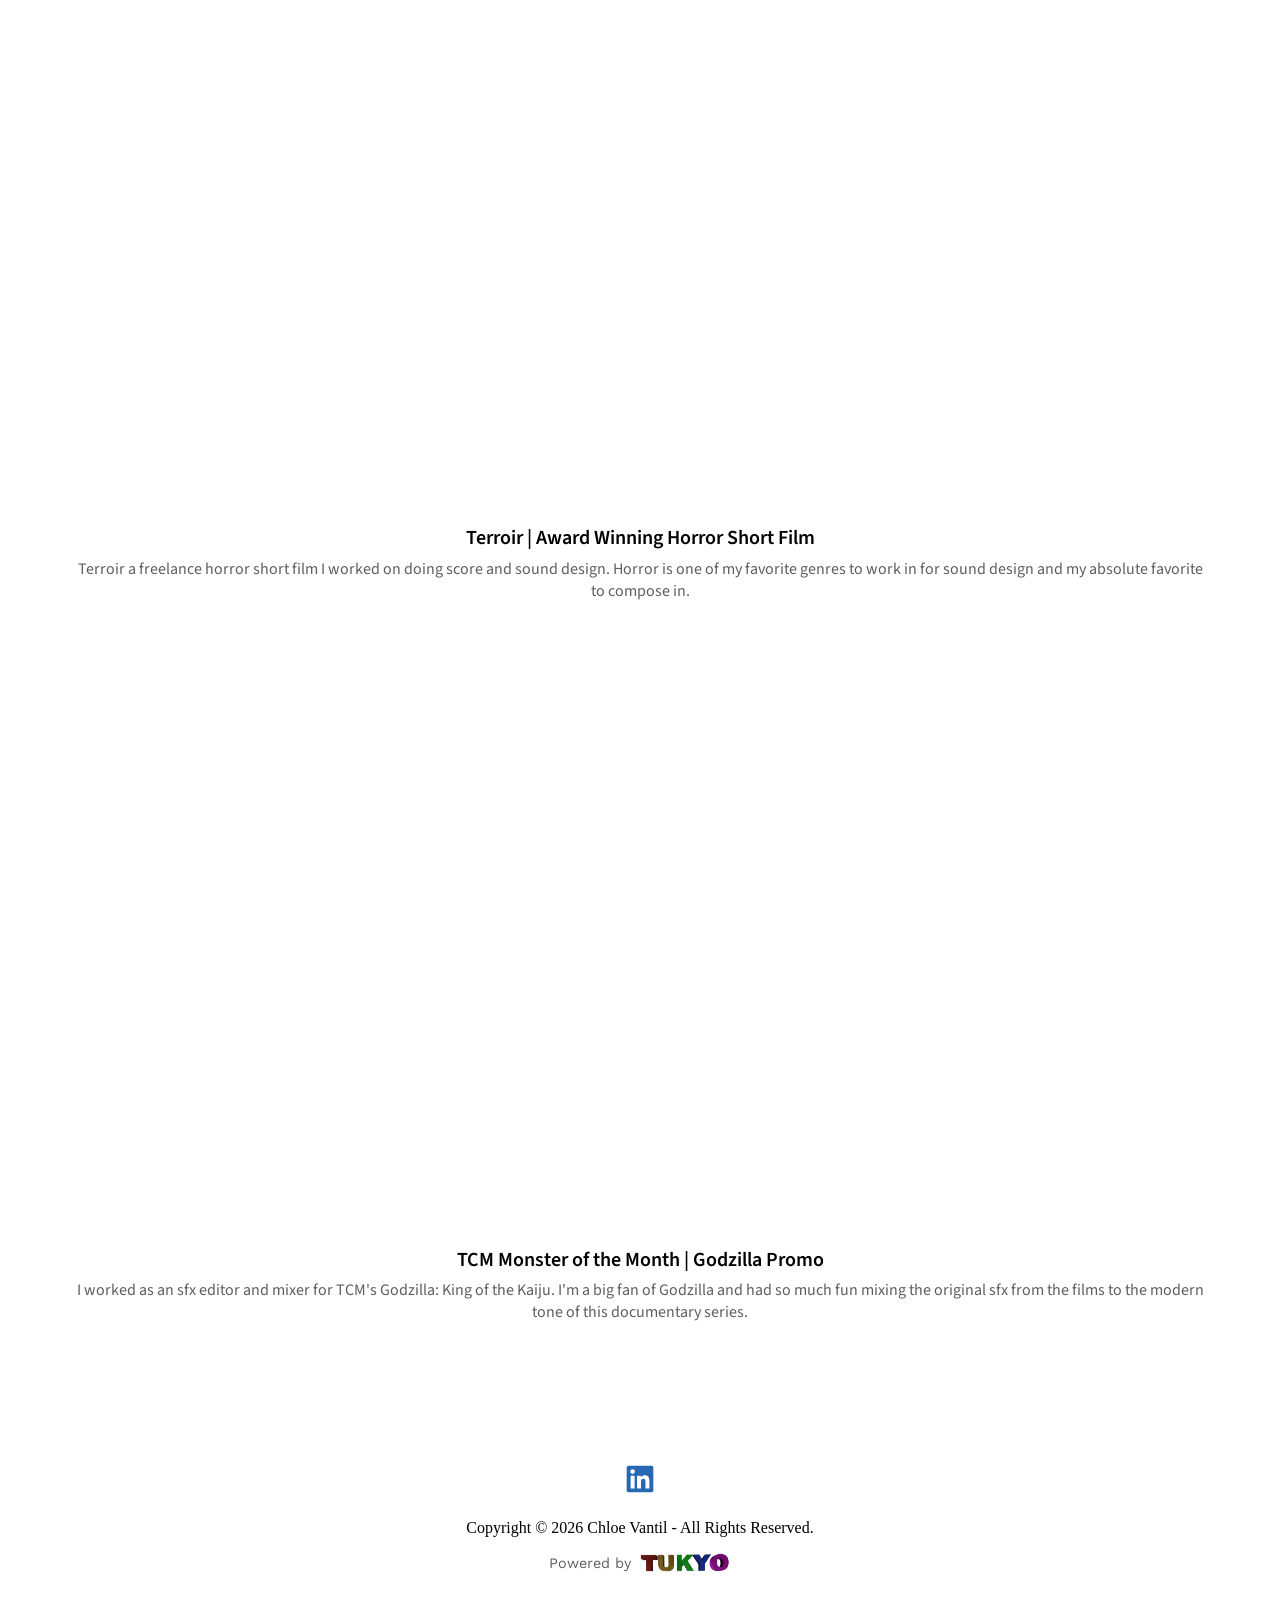
<file: reels-linear-media.html>
<!DOCTYPE html>
<html lang="en">

<head>
    <meta charset="UTF-8">
    <meta name="viewport" content="width=device-width, initial-scale=1.0">
    <meta name="description" content="Audio demo reels and linear media work by Chloe Vantil.">
    <meta property="og:type" content="website">
    <meta property="og:site_name" content="Chloe Vantil">
    <meta property="og:title" content="Reels / Linear Media — Chloe Vantil">
    <meta property="og:description" content="Audio demo reels and linear media work by Chloe Vantil.">
    <meta property="og:image" content="https://chloevantil.com/assets/img/Logo.png">
    <meta property="og:url" content="https://chloevantil.com/reels-linear-media.html">
    <meta name="twitter:card" content="summary_large_image">
    <title>Chloe Vantil | Reels / Linear Media</title>
    <link rel="icon" type="image/png" sizes="32x32" href="assets/img/favicon-32x32.png">
    <link rel="icon" type="image/png" sizes="16x16" href="assets/img/favicon-16x16.png">
    <link rel="preconnect" href="https://fonts.googleapis.com">
    <link rel="preconnect" href="https://fonts.gstatic.com" crossorigin>
    <link
        href="https://fonts.googleapis.com/css2?family=Source+Sans+3:wght@200;300;400;500;600;700&family=Work+Sans:wght@100;200;300;400;500;600;700&display=swap"
        rel="stylesheet">
    <link rel="stylesheet" href="style.css">
</head>

<body>
    <site-header></site-header>
    <site-sidebar></site-sidebar>
    <main>
        <section>
            <div id="audio_reels_container" class="container">
                <h2 class="center">Audio Reels</h2>
                <div>
                    <div class="container center">
                        <div class="fullsize_video">
                            <div class="embed" data-yt="yAtt5N5DjGA" data-title="Chloe Vantil 2026 Reel"></div>
                        </div>
                        <div class="fullsize_text">
                            <h3>Audio Reel 2026</h3>
                            <p>XBOX 2026 Audio Demo Reel</p>
                        </div>
                    </div>
                </div>
                <div class="container row">
                    <div class="reel_column">
                        <div class="fullsize_video">
                            <div class="embed" data-yt="gYA816C8DsA" data-title="Chloe Vantil 2021 Reel"></div>
                        </div>
                        <div class="fullsize_text">
                            <h3>Audio Reel 2021</h3>
                            <p>This is my 2021 Demo Reel! These were some of my favorite projects I've worked on
                                this past year including a personal redesign and on-air promos for WarnerMedia.</p>
                        </div>
                    </div>
                    <div class="reel_column">
                        <div class="fullsize_video">
                            <div class="embed" data-yt="ESluBIJs28A" data-title="Chloe Vantil 2019 Reel"></div>
                        </div>
                        <div class="fullsize_text">
                            <h3>Audio Reel 2019</h3>
                            <p>Some older projects I worked on in college.</p>
                        </div>
                    </div>
                </div>
            </div>
            <div id="linear_media_container" class="container">
                <h2 class="center">Linear Media</h2>
                <div class="container center">
                    <div class="fullsize_video">
                        <div class="embed" data-yt="TwlZUCui-I4" data-title="Terroir"></div>
                    </div>
                    <div class="fullsize_text">
                        <h3>Terroir | Award Winning Horror Short Film</h3>
                        <p>Terroir a freelance horror short film I worked on doing score and sound design. Horror is one
                            of my favorite genres to work in for sound design and my absolute favorite to compose in.
                        </p>
                    </div>
                </div>
                <div class="container center">
                    <div class="fullsize_video">
                        <div class="embed" data-yt="i42Mbc7i_LA" data-title="TCM Monster of the Month Godzilla Promo">
                        </div>
                    </div>
                    <div class="fullsize_text">
                        <h3>TCM Monster of the Month | Godzilla Promo</h3>
                        <p>I worked as an sfx editor and mixer for TCM's Godzilla: King of the Kaiju. I'm a big fan of
                            Godzilla and had so much fun mixing the original sfx from the films to the modern tone of
                            this documentary series.
                        </p>
                    </div>
                </div>
            </div>
        </section>
        <site-footer></site-footer>
    </main>

    <script src="scripts/header.js" defer></script>
    <script src="scripts/footer.js" defer></script>
    <script src="scripts/sidebar.js" defer></script>
    <script src="scripts/embed.js" defer></script>
</body>

</html>
</file>
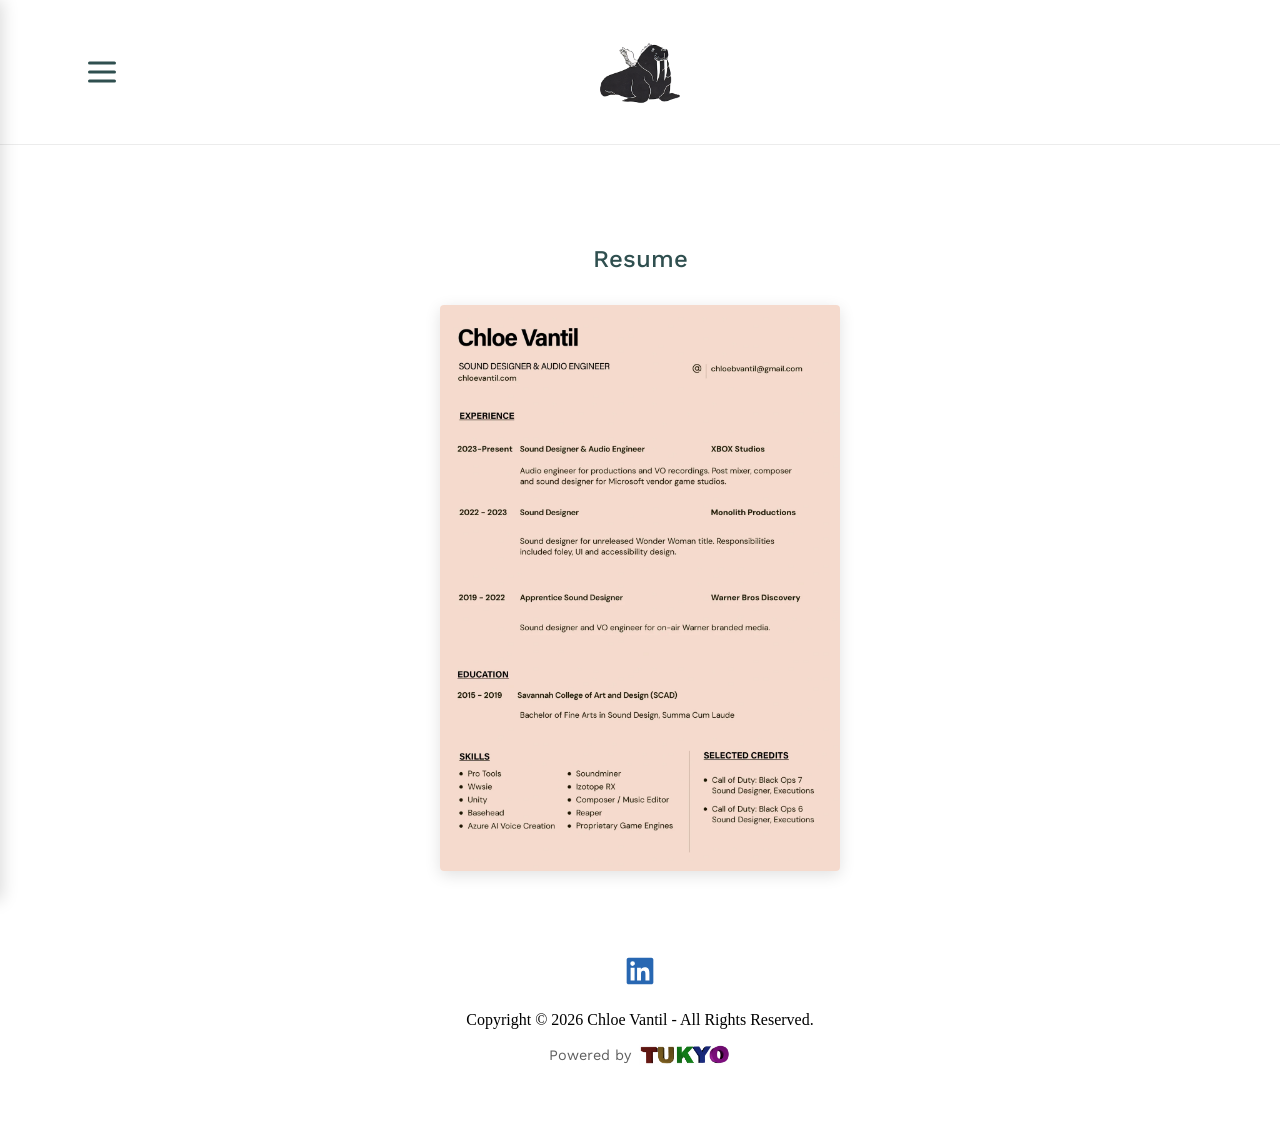
<file: resume.html>
<!DOCTYPE html>
<html lang="en">

<head>
    <meta charset="UTF-8">
    <meta name="viewport" content="width=device-width, initial-scale=1.0">
    <meta name="description" content="Resume of Chloe Vantil — Sound Designer and Audio Engineer.">
    <meta property="og:type" content="website">
    <meta property="og:site_name" content="Chloe Vantil">
    <meta property="og:title" content="Resume — Chloe Vantil">
    <meta property="og:description" content="Resume of Chloe Vantil — Sound Designer and Audio Engineer.">
    <meta property="og:image" content="https://chloevantil.com/assets/img/Logo.png">
    <meta property="og:url" content="https://chloevantil.com/resume.html">
    <meta name="twitter:card" content="summary_large_image">
    <title>Chloe Vantil | Resume</title>
    <link rel="icon" type="image/png" sizes="32x32" href="assets/img/favicon-32x32.png">
    <link rel="icon" type="image/png" sizes="16x16" href="assets/img/favicon-16x16.png">
    <link rel="preconnect" href="https://fonts.googleapis.com">
    <link rel="preconnect" href="https://fonts.gstatic.com" crossorigin>
    <link
        href="https://fonts.googleapis.com/css2?family=Source+Sans+3:wght@200;300;400;500;600;700&family=Work+Sans:wght@100;200;300;400;500;600;700&display=swap"
        rel="stylesheet">
    <link rel="stylesheet" href="style.css">
</head>

<body>
    <site-header></site-header>
    <site-sidebar></site-sidebar>

    <main>
        <section>
            <div id="resume_container" class="container">
                <div id="resume_title">
                    <h2>Resume</h2>
                </div>
                <div id="resume_content">
                    <img src="assets/img/Resume.webp" alt="Chloe Vantil resume">
                </div>
            </div>
        </section>
        <site-footer></site-footer>
    </main>

    <script src="scripts/header.js" defer></script>
    <script src="scripts/footer.js" defer></script>
    <script src="scripts/sidebar.js" defer></script>
    <script src="scripts/resume.js" defer></script>
</body>

</html>
</file>
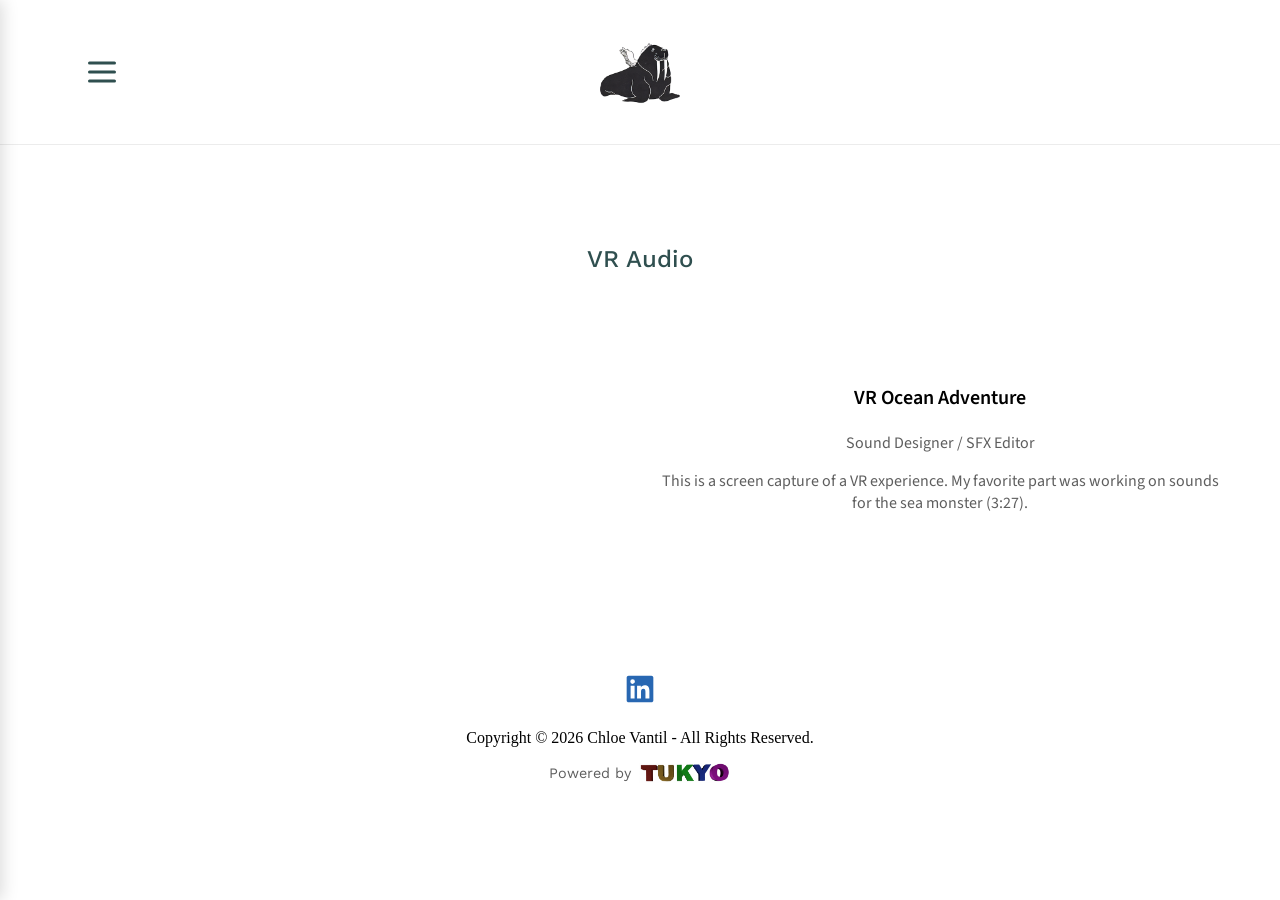
<file: vr-audio.html>
<!DOCTYPE html>
<html lang="en">

<head>
    <meta charset="UTF-8">
    <meta name="viewport" content="width=device-width, initial-scale=1.0">
    <meta name="description" content="VR audio and sound design by Chloe Vantil.">
    <meta property="og:type" content="website">
    <meta property="og:site_name" content="Chloe Vantil">
    <meta property="og:title" content="VR Audio — Chloe Vantil">
    <meta property="og:description" content="VR audio and sound design by Chloe Vantil.">
    <meta property="og:image" content="https://chloevantil.com/assets/img/Logo.png">
    <meta property="og:url" content="https://chloevantil.com/vr-audio.html">
    <meta name="twitter:card" content="summary_large_image">
    <title>Chloe Vantil | VR Audio Experience</title>
    <link rel="icon" type="image/png" sizes="32x32" href="assets/img/favicon-32x32.png">
    <link rel="icon" type="image/png" sizes="16x16" href="assets/img/favicon-16x16.png">
    <link rel="preconnect" href="https://fonts.googleapis.com">
    <link rel="preconnect" href="https://fonts.gstatic.com" crossorigin>
    <link
        href="https://fonts.googleapis.com/css2?family=Source+Sans+3:wght@200;300;400;500;600;700&family=Work+Sans:wght@100;200;300;400;500;600;700&display=swap"
        rel="stylesheet">
    <link rel="stylesheet" href="style.css">
</head>

<body>
    <site-header></site-header>
    <site-sidebar></site-sidebar>

    <main>
        <section>
            <div id="vr_audio_container" class="container">
                <h2>VR Audio</h2>
                <ul id="vr_audio_content" class="works">
                    <li class="work">
                        <div class="work_video">
                            <div class="embed" data-yt="Wsw_j9inl50" data-title="VR Ocean Adventure"></div>
                        </div>
                        <div class="work_text">
                            <h3>VR Ocean Adventure</h3>
                            <p>Sound Designer / SFX Editor</p>
                            <p>This is a screen capture of a VR experience. My favorite part was working on sounds for
                                the sea monster (3:27).</p>
                        </div>
                    </li>
                </ul>
            </div>
        </section>
        <site-footer></site-footer>
    </main>

    <script src="scripts/header.js" defer></script>
    <script src="scripts/footer.js" defer></script>
    <script src="scripts/sidebar.js" defer></script>
    <script src="scripts/embed.js" defer></script>
</body>

</html>
</file>
<file: style.css>
/* #region ROOT */
*,
*::before,
*::after {
    box-sizing: border-box;
}

main {
    display: flex;
    flex-direction: column;
}

body {
    margin: 0;
    padding-top: 145px;
}

section {
    padding-top: 5rem;
}

h1 {
    color: #e7835b;
    font-weight: 500;
    font-size: clamp(3.25rem, 9vw, 4rem);
}

h2 {
    display: flex;
    justify-content: center;
    font-family: 'Work Sans', sans-serif;
    color: #2f4f4f;
    font-weight: 500;
    margin-bottom: 2rem;
}

h3 {
    font-family: 'Source Sans 3', arial, sans-serif;
    font-weight: 600;
    font-size: 20px;
}

p {
    font-family: 'Source Sans 3', arial, sans-serif;
}

/* #endregion */

/* #region HEADER */
site-header {
    position: fixed;
    top: 0;
    left: 0;
    right: 0;
    z-index: 100;
    display: flex;
    justify-content: center;
    align-items: center;
    padding: 2rem;
    /* expanded — at top of page */
    background-color: #fff;
    border-bottom: 1px solid #ececec;
    transition: padding 0.3s ease, box-shadow 0.3s ease;
}

site-header img {
    display: block;
    height: 80px;
    /* expanded logo */
    width: auto;
    transition: height 0.3s ease;
}

site-header.scrolled {
    padding: 1rem;
    box-shadow: 0 2px 8px rgba(0, 0, 0, 0.06);
}

site-header.scrolled img {
    height: 50px;
}

/* #endregion */

/* #region FOOTER */
footer {
    display: flex;
    flex-direction: column;
    padding: 5rem;
}

#social_media_container {
    margin-bottom: 1rem;
}

#copyright_content {
    white-space: nowrap;
    font-size: clamp(0.75rem, 2.6vw, 1rem);
}

#powered_by_container {
    align-items: center;
    gap: 0.5rem;
    margin-top: 1rem;
}

#powered_by_content {
    font-family: 'Work Sans', sans-serif;
    font-size: 0.9rem;
    color: #5e5e5e;
}

#powered_by_logo {
    content: url("assets/img/Tukyo_Logo.png");
    height: 20px;
    width: auto;
}

/* #endregion */

/* #region SIDEBAR */
site-sidebar.open .sidebar_backdrop {
    opacity: 1;
    visibility: visible;
}

site-sidebar.open .sidebar_panel {
    transform: translateX(0);
}

.sidebar_backdrop {
    position: fixed;
    inset: 0;
    z-index: 900;
    background: rgba(0, 0, 0, 0.4);
    opacity: 0;
    visibility: hidden;
    transition: opacity 0.3s ease, visibility 0.3s ease;
}

.sidebar_panel {
    position: fixed;
    top: 0;
    left: 0;
    z-index: 1000;
    width: 450px;
    max-width: 85vw;
    height: 100%;
    padding: 3rem 1.5rem 2rem;
    background: #fff;
    box-shadow: 2px 0 16px rgba(0, 0, 0, 0.15);
    transform: translateX(-100%);
    transition: transform 0.3s ease;
}

.sidebar_home,
.sidebar_menu a {
    text-decoration: none;
    font-family: 'Work Sans', sans-serif;
    transition: color 0.15s ease;
}

.sidebar_home {
    display: block;
    font-size: 1.5rem;
    font-weight: 600;
    color: #1b1b1b;
    margin-bottom: 2rem;
}

.sidebar_heading {
    margin: 0 0 1rem;
    font-family: 'Work Sans', sans-serif;
    font-size: 1.5rem;
    font-weight: 600;
    color: #2f4f4f;
}

.sidebar_menu {
    list-style: none;
    margin: 0;
    padding-left: 1.5rem;
    display: flex;
    flex-direction: column;
    gap: 1rem;
}

.sidebar_menu a {
    color: #54595c;
    font-size: 1.15rem;
}

.sidebar_home:hover,
.sidebar_menu a:hover {
    color: #e7835b;
}

.nav_toggle {
    position: absolute;
    left: 5rem;
    top: 50%;
    transform: translateY(-50%);
    display: flex;
    flex-direction: column;
    justify-content: center;
    gap: 6px;
    padding: 8px;
    background: none;
    border: none;
    cursor: pointer;
    -webkit-tap-highlight-color: transparent;
}

.nav_toggle span {
    display: block;
    width: 28px;
    height: 3px;
    background-color: #2f4f4f;
    border-radius: 2px;
}

.nav_toggle:focus,
.nav_toggle:focus-visible {
    outline: none;
}

.nav_toggle::-moz-focus-inner {
    border: 0;
}

/* #endregion */

/* #region RESUME */
#resume_content {
    display: flex;
    justify-content: center;
}

#resume_content img {
    max-width: 400px;
    width: 100%;
    height: auto;
    border-radius: 4px;
    box-shadow: 0 4px 16px rgba(0, 0, 0, 0.12);
    cursor: pointer;
    transition: transform 0.2s ease, box-shadow 0.2s ease;
}

#resume_content img:hover {
    transform: translateY(-2px);
    box-shadow: 0 8px 24px rgba(0, 0, 0, 0.18);
}

.resume_lightbox {
    position: fixed;
    inset: 0;
    z-index: 1100;
    display: flex;
    align-items: center;
    justify-content: center;
    padding: 2rem;
    background: rgba(0, 0, 0, 0.7);
    backdrop-filter: blur(6px);
    opacity: 0;
    visibility: hidden;
    transition: opacity 0.3s ease, visibility 0.3s ease;
    cursor: pointer;
}

.resume_lightbox.open {
    opacity: 1;
    visibility: visible;
}

.resume_lightbox img {
    max-width: 90vw;
    max-height: 90vh;
    width: auto;
    height: auto;
    border-radius: 4px;
    box-shadow: 0 12px 48px rgba(0, 0, 0, 0.4);
    transform: scale(0.97);
    transition: transform 0.3s ease;
}

.resume_lightbox.open img {
    transform: scale(1);
}

/* #endregion */

/* #region WORKS */
.works {
    display: flex;
    flex-direction: column;
    list-style: none;
    margin: 0;
    padding: 0;
    gap: 2.5rem;
}

.work_text {
    display: flex;
    flex-direction: column;
    align-items: center;
}

.work_text p {
    text-align: center;
    color: #5e5e5e;
    margin-top: 0px;
}

div.work_button {
    display: flex;
    justify-content: center;
    align-items: center;
}

a.work_button {
    display: inline-block;
    padding: 0.9rem 2rem;
    background-color: #e7835b;
    color: #fff;
    font-family: 'Work Sans', sans-serif;
    font-weight: 600;
    font-size: 1.05rem;
    text-decoration: none;
    border-radius: 8px;
    transition: background-color 0.2s ease, transform 0.1s ease;
}

a.work_button:hover {
    background-color: #d9714a;
}

a.work_button:focus-visible {
    outline: 3px solid #2f4f4f;
    outline-offset: 2px;
}

.embed {
    position: relative;
    aspect-ratio: 20 / 10;
}

.embed iframe {
    position: absolute;
    inset: 0;
    width: 100%;
    height: 100%;
    border: 0;
}

/* #endregion */

/* #region CONTENT */
.container {
    display: flex;
    flex-direction: column;
    max-width: 1200px;
    margin-inline: auto;
    padding-inline: 1rem;
}

.row {
    flex-direction: row;
    gap: 2rem;
}

.center {
    display: flex;
    justify-content: center;
}

.work_sans {
    font-family: 'Work Sans', sans-serif;
}

.reel_column {
    flex: 1 1 0;
    min-width: 0;
}

.fullsize_text {
    text-align: center;
    align-self: center;
    margin-top: 1.25rem;
    margin-bottom: 3.5rem;
}

.fullsize_text h3 {
    margin: 0 0 0.35rem;
}

.fullsize_text p {
    margin: 0;
    color: #5e5e5e;
}

#intro_container {
    max-width: 725px;
}

#intro_content p {
    color: #54595c;
    font-size: 18px;
    line-height: 1.8;
}

#hero_container {
    justify-content: center;
    gap: 1rem;
}

#hero_content h1 {
    margin-bottom: 0px;
}

#subhero_content {
    font-family: 'Source Sans 3', arial, sans-serif;
    font-size: clamp(1.375rem, 5vw, 2.25rem);
}

#tagline {
    margin: 0px;
    color: #1b1b1b;
    font-weight: 300;
}

#wonder_woman_redesigns_container p {
    align-self: center;
    max-width: clamp(20rem, 60vw, 37.5rem);
}

/* #endregion */

/* #region RESPONSIVENESS */
@media (min-width: 720px) {
    .work {
        display: grid;
        grid-template-columns: 1fr 1fr;
        gap: 2rem;
        align-items: center;
    }

    .work:nth-child(even)> :first-child {
        order: 2;
    }
}

@media (max-width: 719px) {
    .row:has(.reel_column) {
        flex-direction: column;
    }

    .sidebar_panel {
        width: 300px
    }

    .nav_toggle {
        left: 2rem;
    }
}

/* #endregion */
</file>
